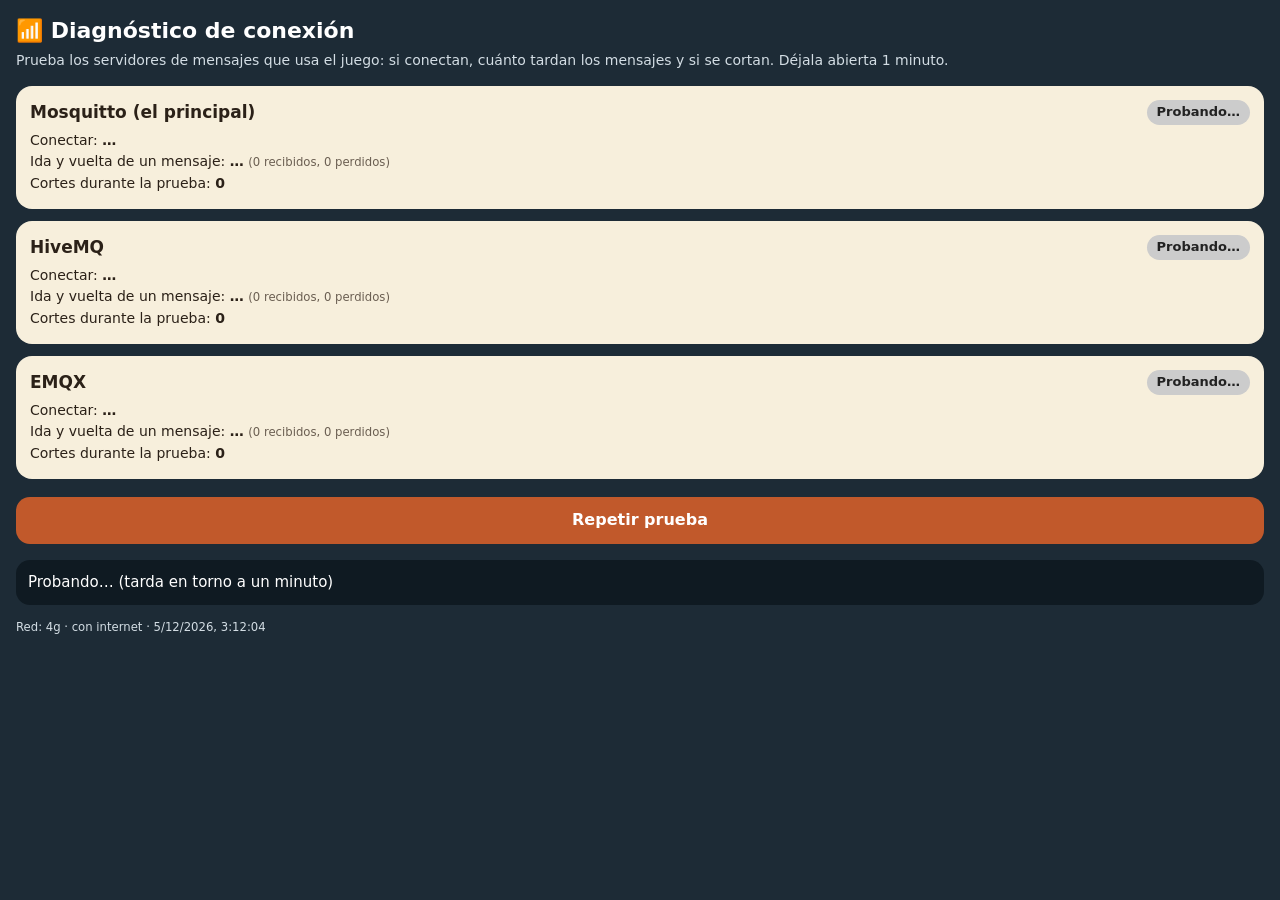
<file: diag.html>
<!DOCTYPE html>
<html lang="es"><head><meta charset="utf-8"><meta name="viewport" content="width=device-width,initial-scale=1,viewport-fit=cover">
<title>Catán · Diagnóstico de conexión</title>
<style>
body{margin:0;font:16px/1.4 system-ui,-apple-system,sans-serif;background:#1d2b36;color:#fff;padding:calc(16px + env(safe-area-inset-top)) 16px 30px}
h1{font-size:22px;margin:0 0 4px}.sub{color:#d3dde4;font-size:14px;margin-bottom:16px}
.b{background:#f7efdc;color:#2b2118;border-radius:16px;padding:14px;margin-bottom:12px}
.b h2{margin:0 0 6px;font-size:17px;display:flex;justify-content:space-between;align-items:center}
.st{font-size:13px;padding:3px 10px;border-radius:99px;background:#ccc;color:#222}
.ok{background:#2e7d32;color:#fff}.slow{background:#f9a825;color:#222}.bad{background:#c62828;color:#fff}
.l{font-size:14px;margin:2px 0}.l b{font-variant-numeric:tabular-nums}
button{font:inherit;font-weight:700;border:0;border-radius:14px;padding:12px 18px;background:#c1592b;color:#fff;width:100%;margin:6px 0}
.v{font-size:15px;background:#0f1a22;border-radius:14px;padding:12px;margin-top:10px}
small{color:#6b5f52}
#net{color:#d3dde4}
</style></head><body>
<h1>📶 Diagnóstico de conexión</h1>
<div class="sub">Prueba los servidores de mensajes que usa el juego: si conectan, cuánto tardan los mensajes y si se cortan. Déjala abierta 1 minuto.</div>
<div id="list"></div>
<button id="again">Repetir prueba</button>
<div class="v" id="verdict">Probando…</div>
<div class="sub" style="margin-top:12px"><small id="net"></small></div>
<script src="vendor/mqtt.min.js"></script>
<script>
const BROKERS = [['Mosquitto (el principal)', 'wss://test.mosquitto.org:8081/mqtt'], ['HiveMQ', 'wss://broker.hivemq.com:8884/mqtt'], ['EMQX', 'wss://broker.emqx.io:8084/mqtt']];
const $ = (s) => document.querySelector(s), R = [];
const cls = (r) => (r.fail ? 'bad' : r.connMs === null ? '' : r.cuts > 0 || r.lost > 0 || (r.avg && r.avg > 900) ? 'slow' : 'ok');
const label = (r) => (r.fail ? 'No conecta' : r.connMs === null ? 'Probando…' : cls(r) === 'ok' ? 'Bien' : 'Regular');
function draw() {
  $('#list').innerHTML = R.map((r) => `<div class="b"><h2>${r.name}<span class="st ${cls(r)}">${label(r)}</span></h2>
    <div class="l">Conectar: <b>${r.fail ? '✗ ' + r.fail : r.connMs === null ? '…' : r.connMs + ' ms'}</b></div>
    <div class="l">Ida y vuelta de un mensaje: <b>${r.rtt.length ? `media ${r.avg} ms · peor ${Math.max(...r.rtt)} ms` : '…'}</b> <small>(${r.rtt.length} recibidos, ${r.lost} perdidos)</small></div>
    <div class="l">Cortes durante la prueba: <b>${r.cuts}</b></div></div>`).join('');
  const done = R.every((r) => r.fail || r.rtt.length + r.lost >= 20);
  const best = R.filter((r) => !r.fail && r.rtt.length).sort((a, b) => (a.cuts + a.lost) - (b.cuts + b.lost) || a.avg - b.avg)[0];
  const main = R[0];
  $('#verdict').innerHTML = !done ? 'Probando… (tarda en torno a un minuto)'
    : main.fail || main.cuts || main.lost > 2 ? `⚠️ El servidor principal (Mosquitto) está fallando desde esta conexión.${best && best !== main ? ` El que mejor va ahora es <b>${best.name}</b>.` : ''}`
    : `✅ El servidor principal responde bien desde aquí (${main.avg} ms de media).`;
  $('#net').textContent = `Red: ${navigator.connection && navigator.connection.effectiveType ? navigator.connection.effectiveType + ' · ' : ''}${navigator.onLine ? 'con internet' : 'sin internet'} · ${new Date().toLocaleString('es-ES')}`;
}
function test([name, url]) {
  const r = { name, url, connMs: null, fail: '', rtt: [], lost: 0, cuts: 0, avg: 0, sent: {} }; R.push(r);
  const t0 = performance.now(), topic = 'colonos/diag/' + Math.random().toString(36).slice(2);
  let c, n = 0, timer;
  try { c = mqtt.connect(url, { clientId: 'colonos-diag-' + Math.random().toString(36).slice(2, 10), connectTimeout: 10000, reconnectPeriod: 2000, keepalive: 10 }); }
  catch (e) { r.fail = 'error'; draw(); return; }
  const giveUp = setTimeout(() => { if (r.connMs === null) { r.fail = 'no responde en 12 s'; try { c.end(true); } catch (e) {} draw(); } }, 12000);
  let first = true;
  c.on('connect', () => {
    if (first) { first = false; r.connMs = Math.round(performance.now() - t0); clearTimeout(giveUp); }
    c.subscribe(topic, { qos: 1 }, () => {
      if (timer) return;
      timer = setInterval(() => {
        if (n >= 20) { clearInterval(timer); setTimeout(() => { for (const k in r.sent) { r.lost++; delete r.sent[k]; } draw(); try { c.end(true); } catch (e) {} }, 5000); return; }
        const id = String(n++); r.sent[id] = performance.now(); if (c.connected) c.publish(topic, id, { qos: 1 });
        for (const k in r.sent) if (performance.now() - r.sent[k] > 5000) { r.lost++; delete r.sent[k]; }
        draw();
      }, 2500);
    });
    draw();
  });
  c.on('message', (t, p) => { const id = p.toString(); if (r.sent[id] !== undefined) { r.rtt.push(Math.round(performance.now() - r.sent[id])); delete r.sent[id]; r.avg = Math.round(r.rtt.reduce((a, b) => a + b, 0) / r.rtt.length); draw(); } });
  c.on('offline', () => { if (r.connMs !== null) { r.cuts++; draw(); } });
  c.on('error', (e) => { if (r.connMs === null) { r.fail = (e && e.message) || 'error'; draw(); } });
  r.end = () => { clearInterval(timer); clearTimeout(giveUp); try { c.end(true); } catch (e) {} };
}
function run() { R.splice(0).forEach((r) => r.end && r.end()); BROKERS.forEach(test); draw(); }
$('#again').onclick = run; run();
</script>
</body></html>
</file>
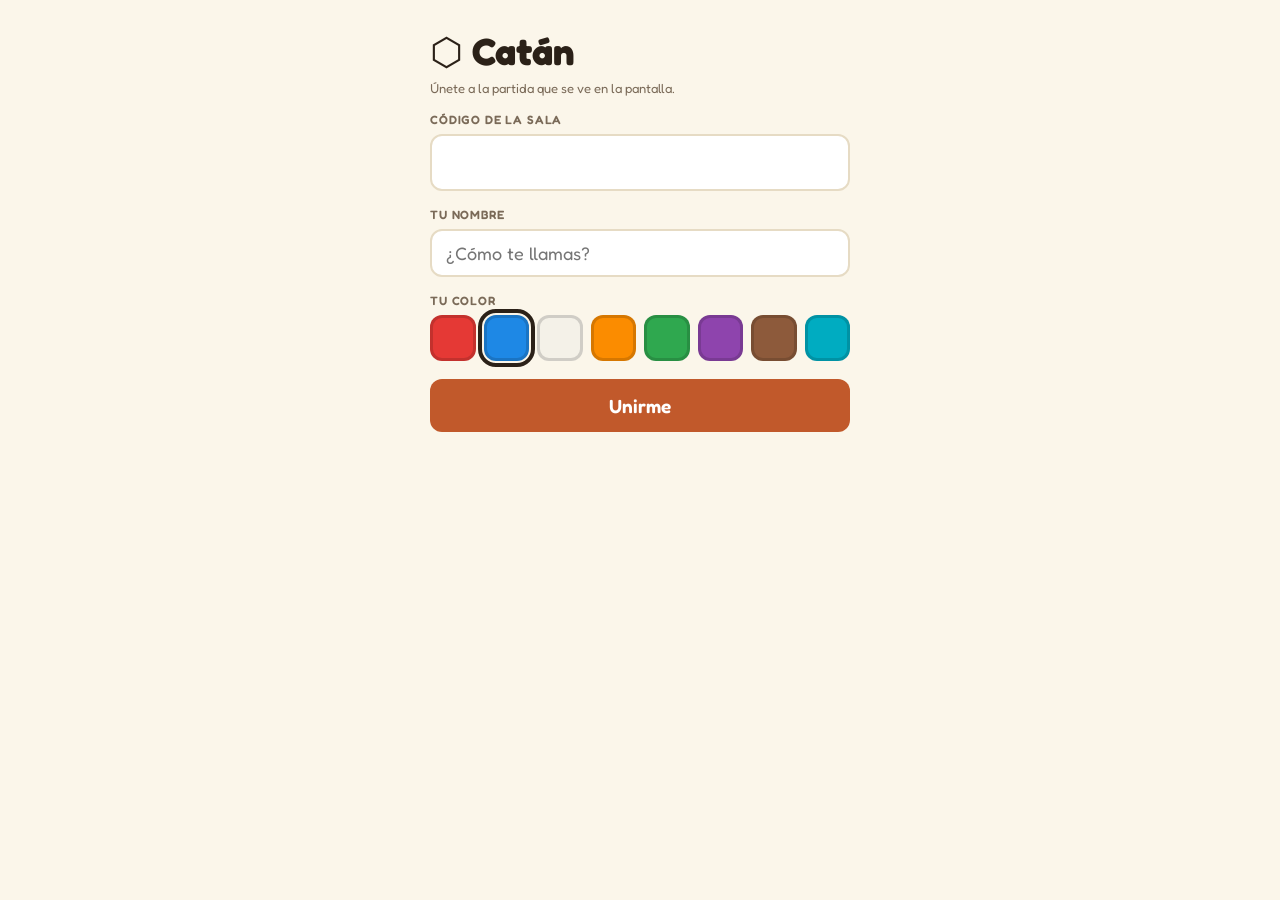
<file: jugar-clasico.html>
<!DOCTYPE html>
<html lang="es">
<head>
<meta charset="utf-8">
<meta name="viewport" content="width=device-width,initial-scale=1,viewport-fit=cover,maximum-scale=1,user-scalable=no">
<meta name="theme-color" content="#fbf6ea">
<meta name="apple-mobile-web-app-capable" content="yes">
<title>Catán · mando clásico</title>
<link rel="icon" href="favicon.svg">
<link rel="manifest" href="manifest.webmanifest">
<link rel="apple-touch-icon" href="icons/icon-180.png">
<meta name="apple-mobile-web-app-title" content="Catán">
<meta name="mobile-web-app-capable" content="yes">

<link rel="stylesheet" href="css/app.css">
<style>
html,body{background:var(--paper);overscroll-behavior:none}
body{min-height:100dvh}
#app{display:flex;flex-direction:column;height:100dvh;padding-top:env(safe-area-inset-top)}
/* acceso */
.join{padding:28px 20px;max-width:460px;margin:0 auto;width:100%}
.join h1{margin:0;font-size:38px}
.join input{width:100%;font-size:18px}
.join .code{text-transform:uppercase;letter-spacing:.3em;font-weight:700;font-size:26px;text-align:center}
.sw{display:grid;grid-template-columns:repeat(8,1fr);gap:8px}
.sw button{aspect-ratio:1;border-radius:12px;border:3px solid rgba(0,0,0,.15);padding:0}
.sw button.sel{outline:4px solid var(--ink);outline-offset:2px}
.sw button:disabled{opacity:.25}
.big{width:100%;font-size:19px;padding:15px;margin-top:18px}
.wait{text-align:center;padding:30px 20px;color:var(--muted)}
.dots::after{content:'…';animation:d 1.2s steps(4) infinite}
.lp{display:flex;align-items:center;gap:10px;padding:9px 12px;background:var(--card);border:1px solid var(--line);border-radius:12px;margin-bottom:6px;font-weight:600}
/* partida */
.top{display:flex;align-items:center;gap:10px;padding:10px 14px;border-bottom:1px solid var(--line);background:var(--paper);flex:none}
.top .who{font-weight:700;font-size:17px;line-height:1.1}
.top .what{font-size:13px;color:var(--muted)}
.top .grow{flex:1;min-width:0}
.top .grow>*{white-space:nowrap;overflow:hidden;text-overflow:ellipsis}
.mini{display:flex;gap:4px}
.mini .d{width:28px;height:28px;background:#fff;border-radius:7px;display:grid;place-items:center;font-weight:700;box-shadow:0 1px 3px rgba(0,0,0,.2)}
.myvp{background:#2b2118;color:#fff;border-radius:10px;padding:3px 9px;font-weight:700}
.net{width:10px;height:10px;border-radius:50%;background:var(--ok)}
.net.bad{background:#d33;animation:blink 1s infinite}
@keyframes blink{50%{opacity:.3}}
.body{flex:1;min-height:0;overflow-y:auto;padding:14px;position:relative}
.body.mapmode{padding:0;overflow:hidden}
.dock{flex:none;padding:8px 14px;border-top:1px solid var(--line);background:var(--paper);display:flex;gap:8px}
.dock button{flex:1;font-size:18px;padding:13px}
.dock:empty{display:none}
.tabs{flex:none;display:grid;grid-template-columns:repeat(4,1fr);border-top:1px solid var(--line);background:#f3ead6;padding-bottom:env(safe-area-inset-bottom)}
.tabs button{background:transparent;border-radius:0;padding:8px 2px 9px;font-size:12px;font-weight:600;color:var(--muted);display:flex;flex-direction:column;align-items:center;gap:1px;position:relative}
.tabs button .i{font-size:21px}
.tabs button.cur{color:var(--ink);background:var(--paper)}
.tabs .dot{position:absolute;top:6px;right:calc(50% - 20px);width:9px;height:9px;border-radius:50%;background:var(--accent)}
.sec{background:var(--card);border:1px solid var(--line);border-radius:var(--radius);padding:12px;margin-bottom:12px}
.sec h3{margin:0 0 9px;font-size:12px;text-transform:uppercase;letter-spacing:.07em;color:var(--muted);font-weight:600;display:flex;justify-content:space-between;align-items:center}
.hand{display:grid;grid-template-columns:repeat(5,1fr);gap:7px}
.acts{display:grid;grid-template-columns:1fr 1fr;gap:8px}
.acts button{display:flex;flex-direction:column;align-items:flex-start;gap:2px;text-align:left;padding:11px 12px}
.acts .cost{font-size:13px;font-weight:500;letter-spacing:1px}
.dev{display:flex;align-items:center;gap:10px;background:#f4ecda;border-radius:12px;padding:8px 10px;margin-bottom:6px}
.dev .t{flex:1;font-weight:600;font-size:15px}
.dev .t small{display:block;font-weight:400;color:var(--muted);font-size:12px}
.costs{display:grid;grid-template-columns:auto 1fr auto;gap:6px 10px;align-items:center;font-size:15px}
.costs .pts{color:var(--muted);font-size:12px;text-align:right}
.pl{display:flex;align-items:center;gap:8px;padding:8px 4px;border-bottom:1px dashed var(--line);font-size:15px}
.pl:last-child{border-bottom:0}
.pl.cur{background:#f6ead0;border-radius:10px}
.pl .nm{flex:1;font-weight:600;min-width:0;overflow:hidden;text-overflow:ellipsis;white-space:nowrap}
.pl .st{color:var(--muted);font-size:12.5px;white-space:nowrap}
.pl .vp{font-weight:700;min-width:26px;text-align:right}
.log{font-size:14px;color:#4a3d30}
.log div{padding:4px 0;border-bottom:1px solid #f1e8d6}
.picker{display:grid;grid-template-columns:repeat(5,1fr);gap:6px;margin:8px 0}
.picker button{padding:9px 2px;display:flex;flex-direction:column;align-items:center;font-size:12px;gap:2px}
.picker .e{font-size:24px}
.cnt{display:grid;grid-template-columns:repeat(5,1fr);gap:6px;margin:6px 0 12px}
.cnt .c{background:#f4ecda;border-radius:12px;text-align:center;padding:6px 2px}
.cnt .c .e{font-size:22px}
.cnt .c .v{font-weight:700;font-size:20px}
.cnt .c .b{display:flex;justify-content:center;gap:4px}
.cnt .c button{padding:4px 0;width:30px;font-size:18px}
.row{display:flex;gap:8px;flex-wrap:wrap}
.row>button{flex:1}
.offer{background:#fff4e2;border:2px solid var(--accent2);border-radius:var(--radius);padding:12px;margin-bottom:12px}
.offer .r{display:flex;align-items:center;gap:8px;padding:6px 0;font-size:15px}
/* mapa */
#mapslot{position:absolute;inset:0;touch-action:none;background:#bfe0ef}
.tgtv{fill:#fff;stroke:#2b2118;stroke-width:.04;animation:pulse 1s ease-in-out infinite;transform-box:fill-box;transform-origin:center}
.tgtv.on{fill:var(--accent);animation:none}
@keyframes pulse{50%{transform:scale(1.3);opacity:.75}}
.tgte{stroke:#fff;stroke-width:.13;stroke-linecap:round;stroke-dasharray:.08 .12;pointer-events:none;animation:dash .6s linear infinite}
.tgte.on{stroke:var(--accent);stroke-dasharray:none;stroke-width:.18}
@keyframes dash{to{stroke-dashoffset:-.2}}
.hit{stroke:transparent;stroke-width:.4;stroke-linecap:round}
.hitv{fill:transparent}
.tgth{fill:rgba(255,255,255,.18);stroke:#fff;stroke-width:.07;animation:glow 1s ease-in-out infinite}
.tgth.on{fill:rgba(193,89,43,.45);stroke:var(--accent);animation:none}
@keyframes glow{50%{fill:rgba(255,255,255,.4)}}
.maphint{z-index:2;pointer-events:none;position:absolute;top:10px;left:50%;transform:translateX(-50%);background:rgba(251,246,234,.95);padding:7px 14px;border-radius:999px;font-weight:600;font-size:14px;box-shadow:0 3px 12px rgba(0,0,0,.25);white-space:nowrap;max-width:94%;overflow:hidden;text-overflow:ellipsis}
.zoom{z-index:2;position:absolute;right:10px;bottom:10px;display:flex;flex-direction:column;gap:6px}
.zoom button{width:44px;height:44px;padding:0;font-size:20px;background:rgba(251,246,234,.95);box-shadow:0 2px 8px rgba(0,0,0,.25)}
/* modales */
.modal{position:fixed;inset:0;background:rgba(10,25,35,.55);display:flex;align-items:flex-end;justify-content:center;z-index:40}
.modal .box{background:var(--paper);border-radius:22px 22px 0 0;padding:20px 18px calc(18px + env(safe-area-inset-bottom));width:100%;max-width:520px;max-height:88dvh;overflow-y:auto;animation:up .25s ease-out}
@keyframes up{from{transform:translateY(40px);opacity:0}}
.modal h2{margin:0 0 4px;font-size:23px}
.modal p{margin:0 0 12px;color:var(--muted)}
.lost{position:fixed;top:0;left:0;right:0;background:#b3261e;color:#fff;text-align:center;font-weight:600;padding:calc(6px + env(safe-area-inset-top)) 10px 6px;z-index:50;font-size:14px}
</style>
<script type="importmap">{"imports":{"three":"./vendor/three/three.module.js","three/addons/":"./vendor/three/addons/"}}</script>
<script src="vendor/peerjs.min.js"></script>
<script src="vendor/mqtt.min.js"></script>
</head>
<body>
<div id="app"></div>
<div id="modal"></div>
<div class="toast" id="toast"></div>
<script type="module" src="js/client-clasico.js"></script>
</body>
</html>
</file>
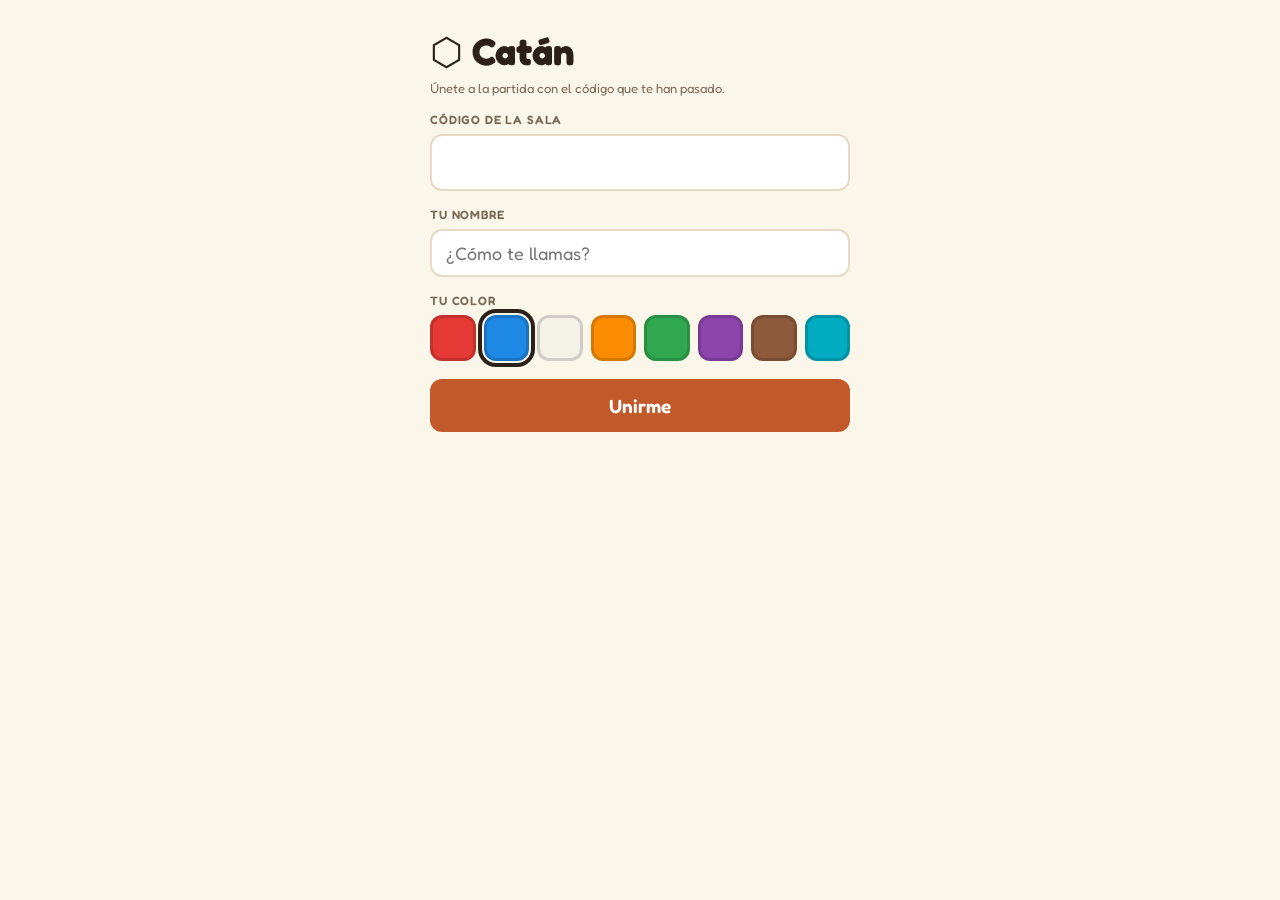
<file: jugar.html>
<!DOCTYPE html>
<html lang="es">
<head>
<meta charset="utf-8">
<meta name="viewport" content="width=device-width,initial-scale=1,viewport-fit=cover,maximum-scale=1,user-scalable=no">
<meta name="theme-color" content="#fbf6ea">
<meta name="apple-mobile-web-app-capable" content="yes">
<title>Catán · mando</title>
<link rel="icon" href="favicon.svg">
<link rel="manifest" href="manifest.webmanifest">
<link rel="apple-touch-icon" href="icons/icon-180.png">
<meta name="apple-mobile-web-app-title" content="Catán">
<meta name="mobile-web-app-capable" content="yes">

<link rel="stylesheet" href="css/app.css">
<style>
html,body{background:var(--paper);overscroll-behavior:none}
body:has(#app.ingame){background:#123a55}
body{min-height:100dvh}
#app{display:flex;flex-direction:column;height:100dvh;padding-top:var(--sat,env(safe-area-inset-top))}
/* acceso */
#app:not(.ingame){overflow-y:auto}
.join{padding:28px 20px;max-width:460px;margin:0 auto;width:100%}
.join h1{margin:0;font-size:38px}
.join input{width:100%;font-size:18px}
.join .code{text-transform:uppercase;letter-spacing:.3em;font-weight:700;font-size:26px;text-align:center}
.sw{display:grid;grid-template-columns:repeat(8,1fr);gap:8px}
.sw button{aspect-ratio:1;border-radius:12px;border:3px solid rgba(0,0,0,.15);padding:0}
.sw button.sel{outline:4px solid var(--ink);outline-offset:2px}
.sw button:disabled{opacity:.25}
.big{width:100%;font-size:19px;padding:15px;margin-top:18px}
.wait{text-align:center;padding:30px 20px;color:var(--muted)}
.dots::after{content:'…';animation:d 1.2s steps(4) infinite}
.share{display:flex;gap:14px;align-items:center;background:var(--card);border:1px solid var(--line);border-radius:16px;padding:12px;margin-top:12px}
.share .qr{width:118px;flex:none;background:#fff;padding:6px;border-radius:10px}.share .qr svg{width:100%;height:auto;display:block}
.bigcode{font-size:38px;font-weight:700;letter-spacing:.18em;line-height:1.1}
.lp{display:flex;align-items:center;gap:10px;padding:9px 12px;background:var(--card);border:1px solid var(--line);border-radius:12px;margin-bottom:6px;font-weight:600}
/* partida: una sola pantalla */
#app.ingame{position:fixed;inset:0;height:auto;padding:0;background:#123a55;overflow:hidden}
#mapslot{position:absolute;inset:0;touch-action:none}
#ui>*{position:fixed;z-index:5}
#ui button{font-family:inherit}
.av{width:26px;height:26px;border-radius:50%;display:grid;place-items:center;color:#fff;font-weight:700;font-size:13px;border:2px solid rgba(255,255,255,.85);flex:none}
#me{left:calc(8px + var(--sal,env(safe-area-inset-left)));top:calc(8px + var(--sat,env(safe-area-inset-top)));display:flex;align-items:center;gap:7px;background:rgba(43,33,24,.85);color:#fff;border-radius:16px;padding:5px 11px 5px 5px;font-weight:600;font-size:13px}
#me.turn{box-shadow:0 0 0 3px #ffd54a}
#me b{font-size:16px}#me .of{opacity:.65;margin-left:-4px}
#me .net{width:8px;height:8px;border-radius:50%;background:#5fd38a}#me .net.bad{background:#ff5b4f;animation:blink 1s infinite}
@keyframes blink{50%{opacity:.3}}
#dice{left:calc(8px + var(--sal,env(safe-area-inset-left)));top:calc(48px + var(--sat,env(safe-area-inset-top)));display:flex;gap:4px;align-items:center}
.die{width:24px;height:24px;border-radius:6px;background:#fff;color:#2b2118;display:grid;place-items:center;font-weight:700;font-size:14px;box-shadow:0 2px 6px rgba(0,0,0,.3)}
.die.r{color:#c62828}
#dice .hist{color:#fff;font-size:11px;opacity:.85;margin-left:3px;text-shadow:0 1px 2px #000}
#rivals{top:calc(8px + var(--sat,env(safe-area-inset-top)));left:50%;transform:translateX(-50%);display:flex;gap:6px;max-width:calc(100% - 290px);overflow-x:auto;scrollbar-width:none;padding:3px}
.rv{display:flex;align-items:center;gap:6px;background:rgba(251,246,234,.94);border-radius:999px;padding:4px 10px 4px 4px;box-shadow:0 3px 10px rgba(0,0,0,.25);font-size:13px;font-weight:600;white-space:nowrap;flex:none;position:relative;color:var(--ink)}
.rv .st{color:#7a6a58;font-weight:500;font-size:12px}
.rv.turn{box-shadow:0 0 0 3px #ffd54a,0 3px 10px rgba(0,0,0,.25)}
.rv.tap{box-shadow:0 0 0 3px var(--accent)}
.rv em{font-style:normal;font-size:12px;background:#e6dbc4;border-radius:8px;padding:0 5px}.rv em.ok{background:#2f8f4e;color:#fff}.rv em.no{background:#b3261e;color:#fff}
#hint{top:calc(50px + var(--sat,env(safe-area-inset-top)));left:50%;transform:translateX(-50%);background:rgba(251,246,234,.95);padding:6px 14px;border-radius:999px;font-weight:600;font-size:14px;box-shadow:0 3px 12px rgba(0,0,0,.25);white-space:nowrap;max-width:70%;overflow:hidden;text-overflow:ellipsis;display:flex;align-items:center;gap:6px}
#hint button{padding:2px 8px;border-radius:8px;font-size:12px}
#rail{right:calc(10px + var(--sar,env(safe-area-inset-right)));top:50%;transform:translateY(-62%);display:flex;flex-direction:column;gap:20px}
.ib{width:46px;height:46px;border-radius:15px;background:rgba(251,246,234,.96);display:grid;place-items:center;font-size:21px;box-shadow:0 4px 14px rgba(0,0,0,.28);position:relative;padding:0}
.ib small{position:absolute;bottom:-14px;left:50%;transform:translateX(-50%);font-size:9px;color:#fff;font-weight:600;text-shadow:0 1px 2px #000;white-space:nowrap}
.ib.on{background:var(--accent);color:#fff}
.ib .dot{position:absolute;top:-3px;right:-3px;width:14px;height:14px;border-radius:50%;background:#2f8f4e;border:2px solid #fff}
.ib .dot.o{background:var(--accent)}
#act{right:calc(10px + var(--sar,env(safe-area-inset-right)));bottom:calc(12px + var(--sab,env(safe-area-inset-bottom)));background:var(--accent);color:#fff;border-radius:18px;padding:13px 18px;font-weight:700;font-size:16px;box-shadow:0 6px 18px rgba(0,0,0,.35)}
#act.roll{background:#2f8f4e;font-size:18px;padding:15px 22px}
#hand{left:50%;bottom:calc(-30px + var(--sab,env(safe-area-inset-bottom)));transform:translateX(-50%);display:flex;align-items:flex-end;background:none;padding:0 0 0 14px;box-shadow:none;border-radius:0}
#hand:active{transform:translateX(-50%) scale(.98)}
/* cartas como las de la caja */
.ck{--w:62px;position:relative;width:var(--w);height:calc(var(--w)*1.4);border-radius:calc(var(--w)*.13);background:#f7eed6;border:2px solid #fff;box-shadow:0 5px 14px rgba(0,0,0,.35),inset 0 0 0 2px #d8c69c;display:flex;flex-direction:column;align-items:center;padding:calc(var(--w)*.08) calc(var(--w)*.08) calc(var(--w)*.05);color:#2b2118;font-weight:700;text-align:center;flex:none;transition:transform .18s,box-shadow .18s}
.ck.sm{--w:46px}.ck.md{--w:62px}.ck.lg{--w:80px}
.ck .art{flex:1;width:100%;border-radius:calc(var(--w)*.09);background:radial-gradient(circle at 50% 38%,color-mix(in srgb,var(--c) 45%,#fff) 0%,var(--c) 72%);display:grid;place-items:center;box-shadow:inset 0 0 0 1.5px rgba(0,0,0,.2);position:relative;overflow:hidden}
.ck .art::after{content:'';position:absolute;inset:0;background-image:url("data:image/svg+xml,%3Csvg xmlns='http://www.w3.org/2000/svg' width='24' height='42' viewBox='0 0 24 42'%3E%3Cpath d='M12 0l12 7v14l-12 7L0 21V7zM12 28l12 7v14M12 28L0 35v14' fill='none' stroke='%23fff' stroke-width='1.2' opacity='.5'/%3E%3C/svg%3E");background-size:calc(var(--w)*.3) auto;opacity:.35;mix-blend-mode:soft-light}
.ck .e{font-size:calc(var(--w)*.46);line-height:1;filter:drop-shadow(0 2px 2px rgba(0,0,0,.35));position:relative;z-index:1}
.ck .ill{width:76%;height:auto;position:relative;z-index:1;filter:drop-shadow(0 0 3px rgba(255,236,214,.75)) drop-shadow(0 2px 2px rgba(0,0,0,.35))}
.ck .nm{font-size:calc(var(--w)*.125);text-transform:uppercase;letter-spacing:.04em;margin-top:calc(var(--w)*.06);line-height:1.05;white-space:nowrap}
.ck .nm small{display:block;font-size:.85em;font-weight:500;text-transform:none;letter-spacing:0;color:#7a6a58}
.ck.sm .nm{display:none}.ck.sm{padding-bottom:calc(var(--w)*.08)}
.ck .n{position:absolute;top:-9px;right:-9px;background:#2b2118;color:#fff;border:2px solid #fff;border-radius:999px;min-width:24px;height:24px;display:grid;place-items:center;font-size:13px;z-index:2}
.ck.sm .n{right:auto;left:-6px;min-width:20px;height:20px;font-size:12px}
.ck.stack{box-shadow:4px -4px 0 -1px #efe2c3,4px -4px 0 1px rgba(0,0,0,.18),0 5px 14px rgba(0,0,0,.35),inset 0 0 0 2px #d8c69c}
.ck.zero{opacity:.35}
.ck .out{position:absolute;bottom:-10px;left:50%;transform:translateX(-50%);background:#b3261e;color:#fff;border-radius:8px;padding:1px 8px;font-size:13px;z-index:2}
.ck.dev{background:#2c2142;box-shadow:0 5px 14px rgba(0,0,0,.4),inset 0 0 0 2px #c9a44a;color:#f6e7bd}
.ck.dev .art{background:radial-gradient(circle at 50% 38%,#7d64ad 0%,#3a2a5c 75%)}
.ck.dev.lg{--w:96px}
.ck.dev .nm{white-space:normal;font-size:calc(var(--w)*.11)}
.ck.dev .d{font-size:8.5px;font-weight:500;opacity:.85;line-height:1.2;margin-top:3px}
.ck .play{position:absolute;bottom:-14px;left:50%;transform:translateX(-50%);background:#ffd54a;color:#2b2118;font-size:12px;padding:4px 12px;border-radius:8px;z-index:2}
.ck .tag{position:absolute;bottom:-11px;left:50%;transform:translateX(-50%);font-size:9px;z-index:2}
.ck.back{background:#1c3a56;box-shadow:0 5px 14px rgba(0,0,0,.4),inset 0 0 0 3px #c9a44a;justify-content:center;background-image:url("data:image/svg+xml,%3Csvg xmlns='http://www.w3.org/2000/svg' width='24' height='42' viewBox='0 0 24 42'%3E%3Cpath d='M12 0l12 7v14l-12 7L0 21V7zM12 28l12 7v14M12 28L0 35v14' fill='none' stroke='%23fff' stroke-width='1.2' opacity='.5'/%3E%3C/svg%3E");background-size:calc(var(--w)*.32) auto}
.ck.back .emb{font-size:calc(var(--w)*.5);color:#e6c25c;text-shadow:0 2px 4px rgba(0,0,0,.5)}
button.ck{font:inherit;cursor:pointer}
.ck.picked{transform:translateY(-16px) rotate(0deg)!important;box-shadow:0 0 0 3px #ffd54a,0 10px 24px rgba(0,0,0,.45),inset 0 0 0 2px #d8c69c;z-index:5}
.ck .tk{position:absolute;top:-30px;left:50%;transform:translateX(-50%);background:#ffd54a;color:#2b2118;font-size:12px;padding:2px 8px;border-radius:8px;white-space:nowrap;z-index:3}
.fanm{display:flex;gap:9px;justify-content:center;flex-wrap:wrap;margin:14px 0 8px}
.fanm.blind{flex-wrap:nowrap;gap:0;padding:34px 10px 6px;overflow-x:auto}
.fanm.blind .ck{margin-left:-18px;transform:rotate(calc((var(--i) - (var(--n) - 1) / 2) * 4deg)) translateY(calc(max(var(--i) - (var(--n) - 1) / 2, (var(--n) - 1) / 2 - var(--i)) * 2px));transform-origin:50% 120%}
.fanm.blind .ck:first-child{margin-left:0}
#hand .ck{margin-left:-14px;box-shadow:0 -2px 10px rgba(0,0,0,.35),inset 0 0 0 2px #d8c69c}
#hand .ck.dev{box-shadow:0 -2px 10px rgba(0,0,0,.4),inset 0 0 0 2px #c9a44a}
#hand .gap{width:22px}
#hand .tot{position:absolute;right:-30px;bottom:40px;color:#fff;font-size:12px;font-weight:700;text-shadow:0 1px 3px #000}
#hand .empty{color:#fff;opacity:.8;font-size:13px;margin-bottom:44px;text-shadow:0 1px 3px #000}
#bub{z-index:6;width:max-content;max-width:94vw;background:#fffdf7;border-radius:14px;padding:8px 10px;box-shadow:0 8px 24px rgba(0,0,0,.35);font-size:14px;font-weight:600;transform:translate(-50%,-100%);margin-top:-16px;white-space:nowrap;display:flex;flex-direction:column;gap:6px;left:-999px}
#bub::after{content:'';position:absolute;left:50%;bottom:-7px;transform:translateX(-50%) rotate(45deg);width:14px;height:14px;background:#fffdf7}
#bub .row{display:flex;align-items:center;gap:8px}
#bub .c{color:#7a6a58;font-weight:500;letter-spacing:1px}
#bub button{padding:7px 12px;border-radius:10px;font-size:13px;margin-left:auto}
.panel{right:calc(66px + var(--sar,env(safe-area-inset-right)));top:calc(8px + var(--sat,env(safe-area-inset-top)));bottom:calc(8px + var(--sab,env(safe-area-inset-bottom)));width:min(320px,calc(100vw - 90px));background:var(--paper);border-radius:20px;box-shadow:0 12px 40px rgba(0,0,0,.45);padding:12px 12px 0;display:flex;flex-direction:column;z-index:7!important;animation:pin .2s ease-out}
@keyframes pin{from{transform:translateX(20px);opacity:0}}
.panel h3{margin:0 0 8px;font-size:16px;display:flex;align-items:center;gap:7px}
.panel .x{margin-left:auto;padding:4px 10px;border-radius:9px;font-size:14px}
.panel .scroll{overflow-y:auto;flex:1;padding-bottom:12px;-webkit-overflow-scrolling:touch}
.br{display:flex;align-items:center;gap:9px;width:100%;padding:8px;border-radius:12px;margin-bottom:6px;background:var(--card);border:2px solid var(--line);text-align:left}
.br .ic{font-size:21px;width:26px;text-align:center}
.br .nm{font-weight:600;font-size:14px;flex:1}
.br .cost{font-size:15px;letter-spacing:1px}
.br .cost i{font-style:normal;opacity:.28}
.br.ok{border-color:#2f8f4e;background:#f1f8ee}
.br:disabled{opacity:.7}
.tag{font-size:10px;padding:2px 7px;border-radius:7px;background:var(--line);color:var(--muted);font-weight:600;text-transform:uppercase;white-space:nowrap}
.tag.y{background:#2f8f4e;color:#fff}
.panel .note{font-size:12px;color:var(--muted);margin-top:6px}
.lb{font-size:11px;text-transform:uppercase;color:var(--muted);font-weight:600;letter-spacing:.06em;margin:10px 0 4px}
.who{display:flex;gap:5px;flex-wrap:wrap}
.who button{padding:5px 9px;font-size:13px;border-radius:10px;display:flex;align-items:center;gap:5px}
.who .chip{width:12px;height:12px}
.cnt{display:flex;gap:5px}
.cnt .c{flex:1;border-radius:10px;display:flex;flex-direction:column;overflow:hidden}
.cnt .c.z{opacity:.55}
.cnt .up{background:transparent;color:#fff;padding:4px 0 2px;font-size:16px;font-weight:700;border-radius:0;text-shadow:0 1px 2px rgba(0,0,0,.4)}
.cnt .up span{display:block;font-size:19px}
.cnt .dn{background:rgba(0,0,0,.18);color:#fff;padding:1px 0;border-radius:0;font-size:15px}
.wide{width:100%;margin-top:9px}
.pick{display:grid;grid-template-columns:repeat(5,1fr);gap:5px;margin:5px 0}
.pick button{padding:6px 2px;display:flex;flex-direction:column;align-items:center;font-size:12px;gap:1px}
.pick span{font-size:20px}
.offer{background:#fff4e2;border:2px solid var(--accent2);border-radius:14px;padding:9px;margin:8px 0;font-size:14px}
.offer .r{display:flex;align-items:center;gap:7px;padding:4px 0}
.offer .m{color:var(--muted)}
.offer .r button{margin-left:auto;padding:5px 10px;font-size:13px}
.row{display:flex;gap:8px;flex-wrap:wrap;margin-top:8px}
.row>button{flex:1}
.pl{display:flex;align-items:center;gap:7px;padding:7px 4px;border-bottom:1px dashed var(--line);font-size:14px}
.pl.cur{background:#f6ead0;border-radius:10px}
.pl .nm{flex:1;font-weight:600;min-width:0;overflow:hidden;text-overflow:ellipsis;white-space:nowrap}
.pl .st{color:var(--muted);font-size:11.5px;white-space:nowrap}
.pl .vp{font-weight:700;min-width:22px;text-align:right}
.log{font-size:13px;color:#4a3d30}
.log div{padding:3px 0;border-bottom:1px solid #f1e8d6}
/* mano abierta */
#veil{position:fixed;inset:0;background:rgba(10,20,30,.6);z-index:8!important}
#fantitle{z-index:9!important;left:50%;top:calc(14px + var(--sat,env(safe-area-inset-top)));transform:translateX(-50%);color:#fff;font-weight:600;font-size:15px;text-align:center;pointer-events:none}
#fantitle span{display:block;font-size:12px;opacity:.75;font-weight:500}
#fan{z-index:9!important;left:50%;bottom:calc(18px + var(--sab,env(safe-area-inset-bottom)));transform:translateX(-50%);display:flex;align-items:flex-end;gap:9px;flex-wrap:wrap;justify-content:center;width:max-content;max-width:96vw}
#fan .sp{width:10px}
.fanm{display:flex;gap:9px;justify-content:center;flex-wrap:wrap;margin:14px 0 8px}
/* escena del ganador */
#wincine{left:0;right:0;bottom:calc(18px + var(--sab,env(safe-area-inset-bottom)));display:flex;flex-direction:column;align-items:center;gap:6px;pointer-events:none;text-align:center;animation:winin .8s ease-out both;animation-delay:.8s}
#wincine .crown{font-size:46px;filter:drop-shadow(0 4px 8px rgba(0,0,0,.4));animation:bob 2s ease-in-out infinite}
#wincine h1{margin:0;font-size:34px;color:#fff;text-shadow:0 3px 12px rgba(0,0,0,.6),0 0 30px rgba(255,213,74,.5)}
#wincine .pts{color:#fff;font-weight:600;text-shadow:0 2px 6px rgba(0,0,0,.6);display:flex;align-items:center;gap:6px}
#wincine button{pointer-events:auto;margin-top:8px;font-size:17px;padding:12px 26px;border-radius:16px;box-shadow:0 6px 18px rgba(0,0,0,.35)}
@keyframes winin{from{transform:translateY(30px);opacity:0}}
@keyframes bob{50%{transform:translateY(-6px)}}
/* vertical */
@media (orientation:portrait){
  #rivals{top:calc(50px + var(--sat,env(safe-area-inset-top)));max-width:96vw}
  .rv .nm{display:none}
  #hint{top:calc(92px + var(--sat,env(safe-area-inset-top)));max-width:92%}
  #dice{left:auto;right:12px;top:calc(12px + var(--sat,env(safe-area-inset-top)))}
  #rail{top:auto;bottom:calc(74px + var(--sab,env(safe-area-inset-bottom)));left:12px;right:auto;transform:none;flex-direction:row;gap:10px}
  .ib small{display:none}
  #act{bottom:calc(78px + var(--sab,env(safe-area-inset-bottom)))}
  .panel{left:8px;right:8px;width:auto;top:auto;height:62vh;bottom:calc(8px + var(--sab,env(safe-area-inset-bottom)));animation:up .2s ease-out}
  #fan{bottom:calc(30px + var(--sab,env(safe-area-inset-bottom)))}
  .ck.lg{--w:60px}.ck.dev.lg{--w:74px}
}
/* modales */
.modal{position:fixed;inset:0;background:rgba(10,25,35,.55);display:flex;align-items:center;justify-content:center;z-index:40;padding:10px}
.modal .box{background:var(--paper);border-radius:22px;padding:16px 18px;width:100%;max-width:520px;max-height:94dvh;overflow-y:auto;animation:up .25s ease-out}
@keyframes up{from{transform:translateY(30px);opacity:0}}
.modal h2{margin:0 0 4px;font-size:21px}
.modal p{margin:0 0 6px;color:var(--muted)}
.modal .row button{display:flex;align-items:center;justify-content:center;gap:6px}
.toast{top:calc(90px + var(--sat,env(safe-area-inset-top)));bottom:auto!important}
.lost small{display:block;font-weight:500;font-size:11px;opacity:.85}
.lost{cursor:pointer;position:fixed;top:0;left:0;right:0;background:#b3261e;color:#fff;text-align:center;font-weight:600;padding:calc(6px + var(--sat,env(safe-area-inset-top))) 10px 6px;z-index:50;font-size:14px}
img.ri{height:1.25em;width:1.25em;vertical-align:-.28em;display:inline-block;object-fit:contain}
#offerbar{position:fixed;z-index:6;left:50%;transform:translateX(-50%);top:calc(112px + var(--sat,env(safe-area-inset-top)));background:var(--paper);color:var(--ink,#2b2118);border-radius:16px;box-shadow:0 8px 26px rgba(0,0,0,.4);padding:10px 12px;display:flex;align-items:center;gap:12px;max-width:94vw;animation:pin .2s ease-out}
#offerbar .t{font-size:15px;line-height:1.3}#offerbar .b{display:flex;gap:6px;flex-shrink:0}#offerbar button{padding:9px 12px;font-size:14px;white-space:nowrap}#offerbar button.sure{background:#2e7d32}
@media (orientation:portrait){#offerbar{flex-direction:column;align-items:stretch;gap:8px;top:calc(150px + var(--sat,env(safe-area-inset-top)))}#offerbar .b button{flex:1}}
</style>
<script type="importmap">{"imports":{"three":"./vendor/three/three.module.js","three/addons/":"./vendor/three/addons/"}}</script>
<script src="vendor/peerjs.min.js"></script>
<script src="vendor/mqtt.min.js"></script>
<script src="vendor/qrcode.js"></script>
</head>
<body>
<div id="app"></div>
<div id="modal"></div>
<div class="toast" id="toast"></div>
<script type="module" src="js/client.js"></script>
</body>
</html>
</file>
<file: css/app.css>
@import url('https://fonts.googleapis.com/css2?family=Fredoka:wght@400;500;600;700&display=swap');
:root{
  --paper:#fbf6ea;--card:#fffdf7;--ink:#2b2118;--muted:#7a6a58;--line:#e6dbc4;--accent:#c1592b;--accent2:#e0874f;
  --sea:#123a55;--ok:#2f8f4e;--radius:18px;
}
*{box-sizing:border-box;-webkit-tap-highlight-color:transparent}
html,body{margin:0;height:100%;font-family:'Fredoka',system-ui,sans-serif;color:var(--ink);background:var(--sea)}
button{font:inherit;cursor:pointer;border:0;border-radius:12px;padding:10px 14px;background:#efe4cc;color:var(--ink);font-weight:600;transition:transform .1s,filter .15s,background .15s;touch-action:manipulation}
button:hover:not(:disabled){filter:brightness(1.04)}
button:active:not(:disabled){transform:scale(.96)}
button:disabled{opacity:.38;cursor:default}
button.primary{background:var(--accent);color:#fff}
button.ghost{background:transparent;border:2px solid var(--line)}
button.on,button.sel{background:var(--accent);color:#fff}
input{font:inherit;padding:11px 14px;border-radius:12px;border:2px solid var(--line);background:#fff;color:var(--ink);min-width:0}
input:focus{outline:none;border-color:var(--accent2)}
.chip{width:16px;height:16px;border-radius:50%;border:2px solid rgba(0,0,0,.25);flex:none;display:inline-block;vertical-align:middle}
.card{background:var(--paper);border-radius:24px;box-shadow:0 20px 60px rgba(0,0,0,.35)}
.lbl{display:block;font-size:12px;text-transform:uppercase;letter-spacing:.07em;color:var(--muted);margin:16px 0 7px;font-weight:600}
.seg{display:flex;gap:6px;flex-wrap:wrap}
.seg button{flex:1;min-width:48px}
.note{font-size:13px;color:var(--muted);margin-top:6px}
.toast{position:fixed;left:50%;bottom:22px;transform:translateX(-50%) translateY(20px);background:#2b2118;color:#fff;padding:11px 20px;border-radius:999px;font-weight:600;z-index:60;opacity:0;transition:opacity .25s,transform .25s;pointer-events:none;max-width:92%;text-align:center}
.toast.show{opacity:1;transform:translateX(-50%) translateY(0)}
.rc{border-radius:14px;padding:8px 2px 6px;text-align:center;color:#fff;font-weight:700;text-shadow:0 1px 2px rgba(0,0,0,.35);box-shadow:inset 0 -4px 0 rgba(0,0,0,.15)}
.rc .e{font-size:26px;display:block;line-height:1.2}
.rc .n{font-size:22px}
.rc .t{display:block;font-size:11px;font-weight:500;opacity:.9;text-transform:uppercase;letter-spacing:.04em}
.rc.zero{opacity:.4}
</file>
